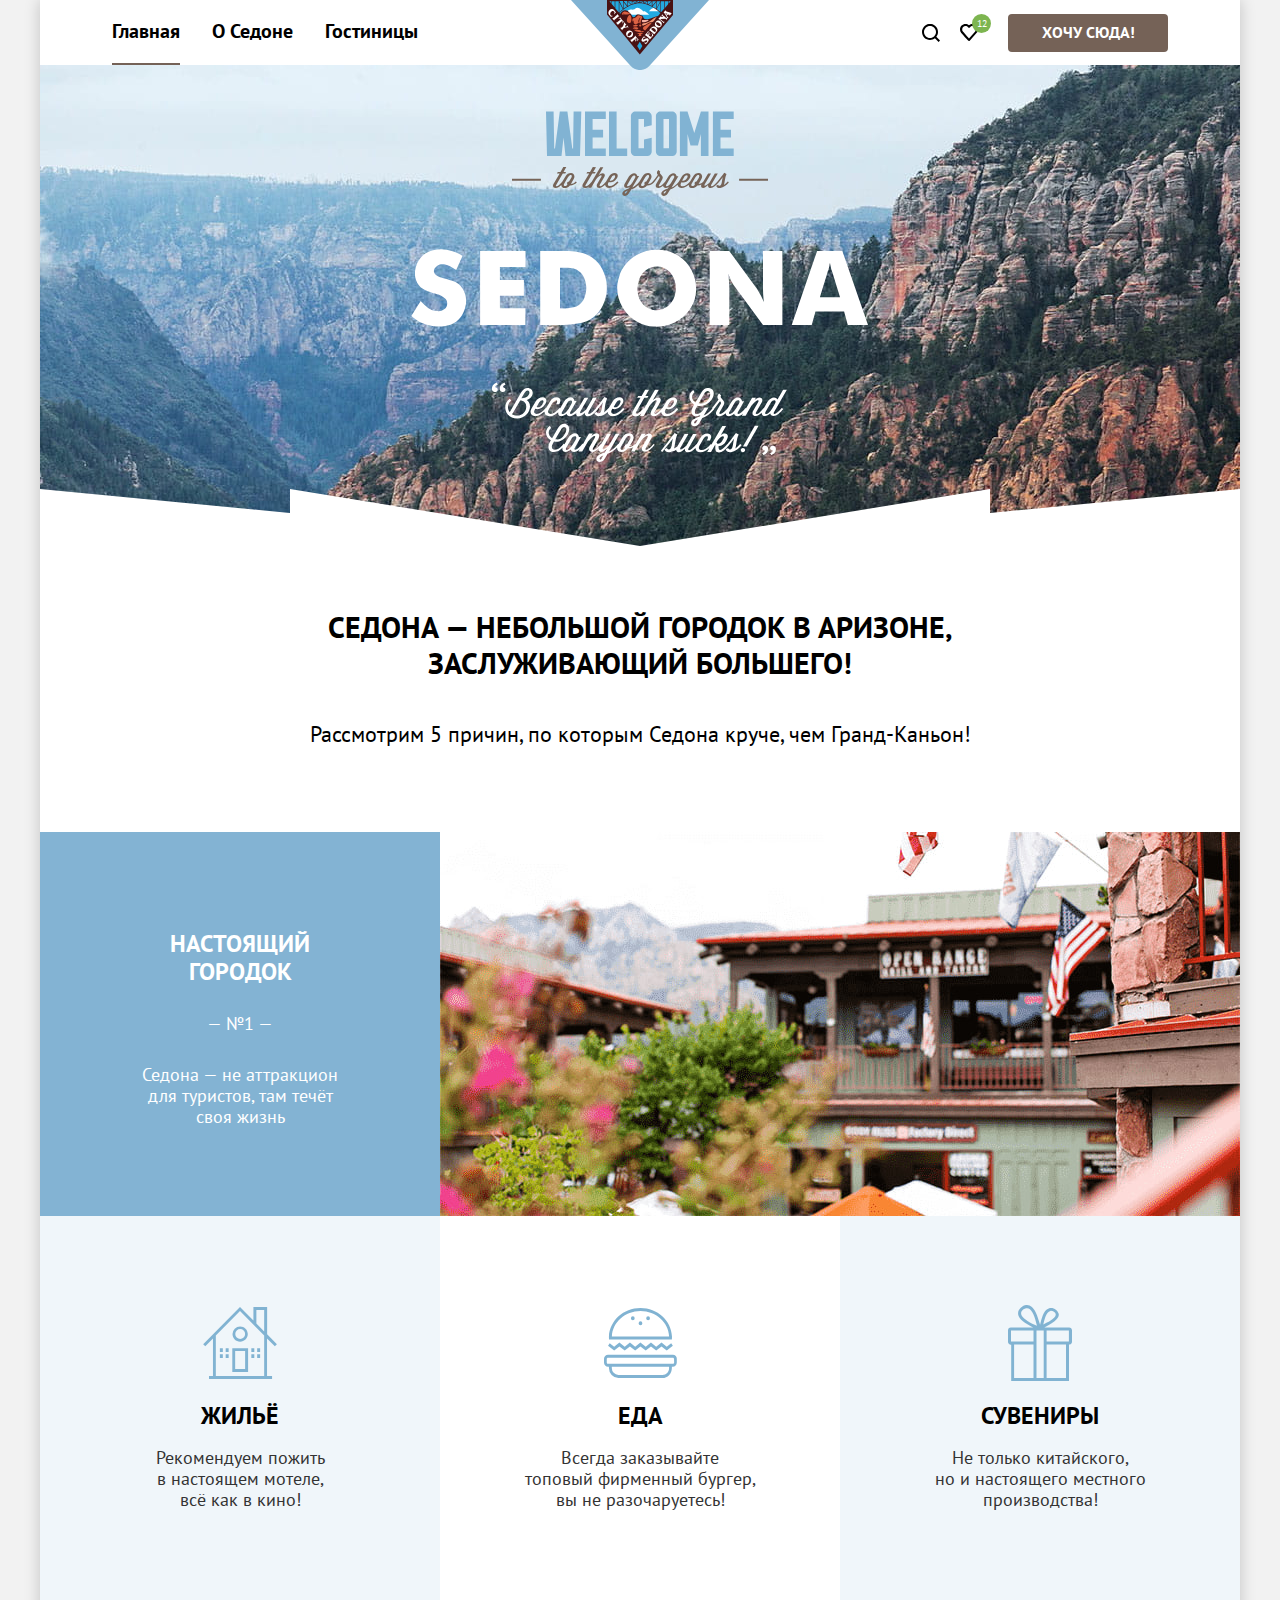
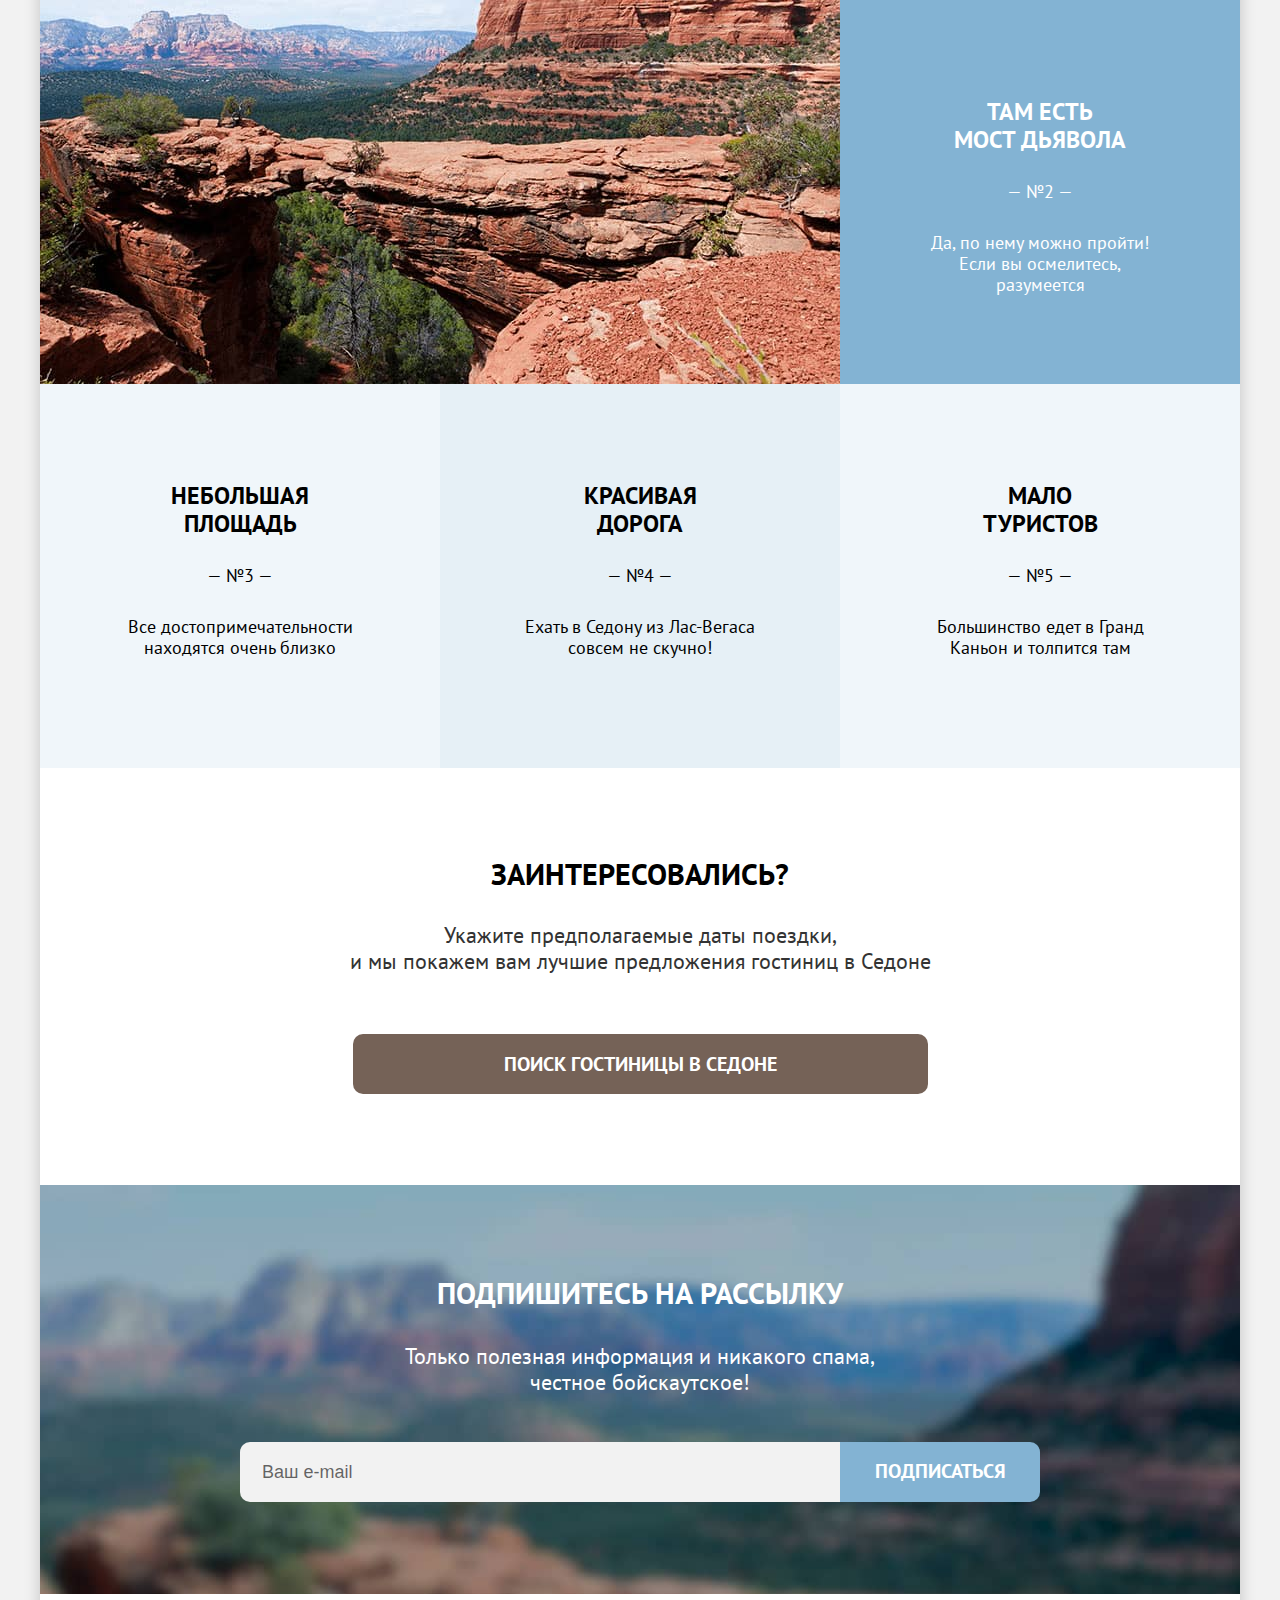
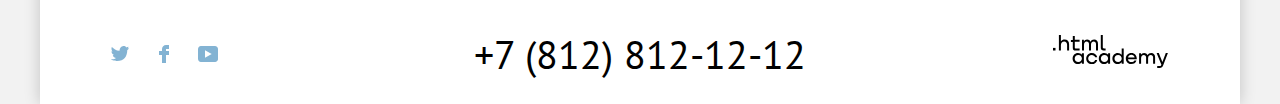
<file: index.html>
<!DOCTYPE html>
<html lang="ru">

<head>
  <meta charset="utf-8">
  <title>HTML Academy: Седона</title>
  <link rel="stylesheet" href="styles/styles.css">
  <link rel="icon" href="favicon.ico"> <!-- 32×32 -->
</head>

<body class="body-container">
  <header class="page-header">
    <nav class="navigation">
      <ul class="navigation-list">
        <li class="navigation-item navigation-item-active">
          <a class="navigation-link">Главная </a>
        </li>
        <li class="navigation-item">
          <a class="navigation-link" href="#">О Седоне</a>
        </li>
        <li class="navigation-item">
          <a class="navigation-link" href="catalog.html">Гостиницы</a>
        </li>
      </ul>
      <a class="logo">
        <img class="logo-img" src="./image/logo.svg" width="138" height="70" alt="логотип city of Sedona">
      </a>
      <ul class="navigation-list-user">
        <li class="navigation-item">
          <a class="navigation-link-icon" href="#">
            <svg class="navigation-icon" aria-hidden="true" focusable="false" width="18" height="18" fill="none"
              xmlns="http://www.w3.org/2000/svg">
              <path
                d="m18 16.5-3.7-3.7c1-1.3 1.7-3 1.7-4.9 0-4.4-3.6-8-8-8S0 3.6 0 8c0 4.4 3.6 8 8 8 1.8 0 3.5-.6 4.9-1.7l3.7 3.7 1.4-1.5ZM8 14c-3.3 0-6-2.7-6-6s2.7-6 6-6 6 2.7 6 6-2.7 6-6 6Z"
                fill="currentColor" />
            </svg>
            <span class="visually-hidden">
              Поиск
            </span>
          </a>
        </li>
        <li class="navigation-item">
          <a class="navigation-link-icon" href="#">
            <svg class="navigation-icon" aria-hidden="true" focusable="false" width="18" height="17" viewBox="0 0 18 17"
              xmlns="http://www.w3.org/2000/svg">
              <path
                d="M8.9 17C8.6 17 8.3 16.9 8.1 16.6C2.7 10.5 1.4 9.1 1.1 8.7C0.4 7.8 0 6.6 0 5.4C0 2.4 2.4 0 5.5 0C6.8 0 8 0.5 9 1.3C10 0.5 11.3 0 12.5 0C15.5 0 18 2.4 18 5.4C18 6.7 17.5 7.9 16.7 8.8L9.7 16.7C9.5 16.9 9.3 17 8.9 17ZM2.9 7.5C3.2 7.9 6.4 11.5 9 14.4L15.2 7.4C15.7 6.9 15.9 6.2 15.9 5.4C15.9 3.6 14.4 2.1 12.6 2.1C11.6 2.1 10.6 2.6 9.9 3.4C9.6 3.7 9.3 3.8 9 3.8C8.7 3.8 8.4 3.6 8.2 3.4C7.5 2.6 6.5 2.1 5.5 2.1C3.7 2.1 2.2 3.6 2.2 5.4C2.1 6.3 2.5 7 2.9 7.5C2.8 7.5 2.8 7.5 2.9 7.5Z"
                fill="currentColor" />
            </svg>
            <span class="visually-hidden">
              Избранное
            </span>
            <span class="navigation-icon-amount">12</span>
          </a>

          <section class="popover popover-cart">
            <div class="popover-content">
              <h2 class="visually-hidden">Избранные отели</h2>
              <ul class="cart-items-list">
                <li class="cart-item">
                  <a class="cart-item-link" href="#">
                    <img class="cart-image" src="./image/hotel-2-small.jpg" width="48" height="48" alt="hotel">
                    <p class="cart-item-title">Desert Quail Inn</p>
                    <p class="cart-item-description">Мотель</p>
                  </a>
                  <button type="button" class="cart-item-button">
                    <svg class="cart-item-image" width="20" height="20" aria-hidden="true" focusable="false"
                      viewBox="0 0 20 20" fill="currentColor" xmlns="http://www.w3.org/2000/svg">
                      <path
                        d="M17.3 4.3H2.6C2.3 4.3 2 4.5 2 4.8C2 5.1 2.3 5.4 2.6 5.4H4.3V17.4C4.3 17.7 4.6 18 4.9 18H15.1C15.4 18 15.7 17.7 15.7 17.4V5.4H17.4C17.7 5.4 18 5.1 18 4.8C18 4.5 17.6 4.3 17.3 4.3ZM14.5 16.8H5.4V5.4H14.5V16.8Z" />
                      <path
                        d="M8.2 3.2H11.6C11.9 3.2 12.2 2.9 12.2 2.6C12.2 2.3 12 2 11.7 2H8.2C7.9 2 7.7 2.3 7.7 2.6C7.7 2.9 7.9 3.2 8.2 3.2Z" />
                      <path
                        d="M8.2 14C8.5 14 8.8 13.7 8.8 13.4V7.7C8.8 7.4 8.5 7.1 8.2 7.1C7.9 7.1 7.6 7.4 7.6 7.7V13.4C7.7 13.7 7.9 14 8.2 14Z" />
                      <path
                        d="M11.7 14C12 14 12.3 13.7 12.3 13.4V7.7C12.3 7.4 12 7.1 11.7 7.1C11.4 7.1 11.1 7.5 11.1 7.7V13.4C11.1 13.7 11.3 14 11.7 14Z" />
                    </svg>
                    <span class="visually-hidden">Удалить из корзины</span>
                  </button>
                </li>
                <li class="cart-item">
                  <a class="cart-item-link" href="#">
                    <img class="cart-image" src="./image/hotel-3-small.jpg" width="48" height="48" alt="hotel">
                    <p class="cart-item-title">Villas at Poco Diablo</p>
                    <p class="cart-item-description">Апартаменты</p>
                  </a>
                  <button type="button" class="cart-item-button">
                    <svg class="cart-item-image" width="20" height="20" aria-hidden="true" focusable="false"
                      viewBox="0 0 20 20" fill="currentColor" xmlns="http://www.w3.org/2000/svg">
                      <path
                        d="M17.3 4.3H2.6C2.3 4.3 2 4.5 2 4.8C2 5.1 2.3 5.4 2.6 5.4H4.3V17.4C4.3 17.7 4.6 18 4.9 18H15.1C15.4 18 15.7 17.7 15.7 17.4V5.4H17.4C17.7 5.4 18 5.1 18 4.8C18 4.5 17.6 4.3 17.3 4.3ZM14.5 16.8H5.4V5.4H14.5V16.8Z" />
                      <path
                        d="M8.2 3.2H11.6C11.9 3.2 12.2 2.9 12.2 2.6C12.2 2.3 12 2 11.7 2H8.2C7.9 2 7.7 2.3 7.7 2.6C7.7 2.9 7.9 3.2 8.2 3.2Z" />
                      <path
                        d="M8.2 14C8.5 14 8.8 13.7 8.8 13.4V7.7C8.8 7.4 8.5 7.1 8.2 7.1C7.9 7.1 7.6 7.4 7.6 7.7V13.4C7.7 13.7 7.9 14 8.2 14Z" />
                      <path
                        d="M11.7 14C12 14 12.3 13.7 12.3 13.4V7.7C12.3 7.4 12 7.1 11.7 7.1C11.4 7.1 11.1 7.5 11.1 7.7V13.4C11.1 13.7 11.3 14 11.7 14Z" />
                    </svg>
                    <span class="visually-hidden">Удалить из корзины</span>
                  </button>
                </li>
              </ul>
              <a class="button button-popover" href="#">
                все избранные
              </a>
            </div>
          </section>
        </li>
        <li class="navigation-item">
          <a class="button button-secondary navigation-button" href="#">
            Хочу сюда!
          </a>
        </li>
      </ul>
    </nav>
  </header>

  <main class="main-container">
    <h1 class="visually-hidden">Седона</h1>
    <div class="welcome">
      <img class="welcome-picture" src="./image/welcome.svg" width="458" height="352"
        alt="welcome to the gorgeous Sedona. Because the Grand Canyon sucks!">
    </div>
    <section class="advantages">
      <h2 class="visually-hidden">Преимущества города Седона</h2>
      <p class="slogan">Седона — небольшой городок в Аризоне, заслуживающий большего!</p>
      <p class="text">Рассмотрим 5 причин, по которым Седона круче, чем Гранд-Каньон!</p>
      <ul class="advantages-list">
        <li class="advantages-item-picture">
          <div class="advantages-item-picture-container">
            <h3 class="advantages-title">Настоящий городок</h3>
            <span class="advantages-title-number">— №1 — </span>
            <p class="advantages-description">
              Седона — не аттракцион для туристов, там течёт своя жизнь
            </p>
          </div>
          <img class="advantages-picture" src="./image/index-1.jpg" width="800" height="384" alt="городок">
          <ul class="features-list">
            <li class="features-item">
              <img class="features-icon" src="image/town/home.svg" width="74" height="72" alt="дом">
              <h4 class="features-title">Жильё</h4>
              <p class="features-description">
                Рекомендуем пожить<br>
                в настоящем мотеле,<br>
                всё как в кино!
              </p>
            </li>
            <li class="features-item">
              <img class="features-icon" src="image/town/eat.svg" width="73" height="70" alt="еда">
              <h4 class="features-title">Еда</h4>
              <p class="features-description">
                Всегда заказывайте<br>
                топовый фирменный бургер,<br>
                вы не разочаруетесь!
              </p>
            </li>
            <li class="features-item">
              <img class="features-icon" src="image/town/suvenir.svg" width="64" height="76" alt="сувениры">
              <h4 class="features-title">Сувениры</h4>
              <p class="features-description">
                Не только китайского,<br>
                но и настоящего местного<br>
                производства!
              </p>
            </li>
          </ul>
        </li>
        <li class="advantages-item-picture">
          <img class="advantages-picture" src="./image/index-2.jpg" width="800" height="384" alt="мост">
          <div class="advantages-item-picture-container">
            <h3 class="advantages-title"> Там есть<br> мост дьявола</h3>
            <span class="advantages-title-number">— №2 —</span>
            <p class="advantages-description">
              Да, по нему можно пройти! Если вы осмелитесь, разумеется
            </p>
          </div>
        </li>
        <li class="advantages-item">
          <h3 class="advantages-title"> Небольшая площадь</h3>
          <span class="advantages-title-number">— №3 —</span>
          <p class="advantages-description">
            Все достопримечательности находятся очень близко
          </p>
        </li>
        <li class="advantages-item">
          <h3 class="advantages-title"> Красивая <br> дорога</h3>
          <span class="advantages-title-number">— №4 —</span>
          <p class="advantages-description">
            Ехать в Седону из Лас-Вегаса совсем не скучно!
          </p>
        </li>
        <li class="advantages-item">
          <h3 class="advantages-title"> Мало <br>туристов</h3>
          <span class="advantages-title-number">— №5 —</span>
          <p class="advantages-description">
            Большинство едет в Гранд Каньон и толпится там
          </p>
        </li>
      </ul>
      <section class="search">
        <h2 class="search-title">Заинтересовались?</h2>
        <p class="search-text">Укажите предполагаемые даты поездки,<br> и мы покажем вам лучшие предложения гостиниц в
          Седоне</p>
        <a class="button button-secondary button-large button-search" href="#">Поиск гостиницы в Седоне</a>
      </section>
      <section class="mailing">
        <h2 class="mailing-title">Подпишитесь на рассылку</h2>
        <p class="mailing-text"> Только полезная информация и никакого спама,<br>честное бойскаутское!</p>
        <form class="mailing-form" action="https://echo.htmlacademy.ru/" method="post">
          <label class="visually-hidden" for="mailing-email">Email</label>
          <input class="field" placeholder="Ваш e-mail" type="email" name="mailing-email" id="mailing-email" required>
          <button class="button button-large button-mailing" type="submit">Подписаться</button>
        </form>
      </section>
    </section>
  </main>

  <footer class="page-footer">
    <section class="footer-social">
      <h2 class="visually-hidden">Давайте дружить</h2>
      <ul class="footer-social-list">
        <li class="footer-social-item">
          <a class="footer-social-link" href="#">
            <svg class="footer-sotial-image" aria-hidden="true" focusable="false" width="18" height="15"
              viewBox="0 0 18 15" xmlns="http://www.w3.org/2000/svg">
              <path
                d="M11.6 0.200056C13.4 -0.299944 14.8 0.500056 15.4 1.40006C16.1 1.20006 16.8 0.900056 17.5 0.700056C17.5 1.60006 16.9 2.20006 16.6 2.50006C17.3 2.60006 18 1.90006 18 1.90006C17.8 2.90006 16.9 3.70006 16.3 3.90006C16.1 10.7001 13 15.1001 5.7 15.0001C5.1 15.0001 5.8 15.0001 5.2 15.0001C4.8 15.0001 0.8 14.5001 0 13.1001C2.4 13.3001 4.1 12.7001 5 11.9001C4 11.6001 2.1 11.5001 1.8 9.00006C2.2 9.10006 2.4 9.20006 3.1 9.10006C1.8 8.30006 0.4 7.50006 0.5 5.30006C0.8 5.60006 1.6 5.80006 1.9 5.80006C1.1 5.60006 -0.2 2.50006 0.9 0.900056C2.8 2.80006 4.9 4.50006 8.5 4.70006C8.7 2.30006 9.7 0.800056 11.6 0.200056Z"
                fill="currentColor" />
            </svg>
            <span class="visually-hidden">Твиттер</span>
          </a>
        </li>
        <li class="footer-social-item">
          <a class="footer-social-link" href="#">
            <svg class="footer-sotial-image" aria-hidden="true" focusable="false" width="10" height="18"
              viewBox="0 0 10 18" xmlns="http://www.w3.org/2000/svg">
              <path d="M7 0C4.8 0 3 1.8 3 4V6H0V10H3V18H7V10H10V6H7V4H10V0H7Z" fill="currentColor" />
            </svg>
            <span class="visually-hidden">Фейсбук</span>
          </a>
        </li>
        <li class="footer-social-item">
          <a class="footer-social-link" href="#">
            <svg class="footer-sotial-image" aria-hidden="true" focusable="false" width="20" height="16"
              viewBox="0 0 20 16" xmlns="http://www.w3.org/2000/svg">
              <path
                d="M17 0H2.9C1.2 0 0 1.5 0 3.2V12.7C0 14.5 1.2 16 2.9 16H17.2C18.7 16 20.1 14.5 20.1 12.8V3.2C19.9 1.5 18.7 0 17 0ZM7 11.8V4.2L13.7 8L7 11.8Z"
                fill="currentColor" />
            </svg>
            <span class="visually-hidden">Ютьюб</span>
          </a>
        </li>
      </ul>
    </section>
    <a class="page-footer-contacts" href="tel:+78128121212">+7 (812) 812-12-12</a>
    <a class="page-footer-developer" href="https://htmlacademy.ru/">
      <span class="visually-hidden">Разработчик htmlacademy</span>
      <svg class="page-footer-developer-logo" aria-hidden="true" focusable="false" width="115" height="33"
        viewBox="0 0 115 33" fill="currentColor" xmlns="http://www.w3.org/2000/svg">
        <path d="M0 12.8999V15.4999H2.5V12.8999H0Z" />
        <path
          d="M11.6 4.5C10 4.5 8.80002 5.2 8.00002 6.2H7.90002V0H5.90002V15.5H7.90002V10.2C7.90002 8.1 9.20002 6.6 11.2 6.6C13 6.6 14.1 8 14.1 9.8V15.5H16.1V9.4C16.2 6.4 14.3 4.5 11.6 4.5Z" />
        <path
          d="M26.6 4.8001H21.8V1.1001H19.8V4.9001H17.9V6.9001H19.8V12.9001C19.8 14.6001 20.8 15.6001 22.5 15.6001H26.6V13.6001H22.9C22.2 13.6001 21.8 13.2001 21.8 12.5001V6.8001H26.6V4.8001Z" />
        <path
          d="M41.1 4.6001C39.5 4.6001 38.2 5.4001 37.6 6.7001H37.5C36.9 5.5001 35.7 4.6001 34.1 4.6001C32.7 4.6001 31.6 5.4001 31 6.4001H30.9V4.8001H29V15.4001H31V10.0001C31 8.0001 32 6.5001 33.6 6.5001C35.1 6.5001 36 7.5001 36 9.1001V15.4001H38V9.8001C38 7.4001 39.4 6.5001 40.6 6.5001C42.1 6.5001 43 7.5001 43 9.1001V15.4001H45V8.9001C45.1 6.4001 43.6 4.6001 41.1 4.6001Z" />
        <path
          d="M47.8 12.7C47.8 14.4 48.8 15.4 50.6 15.4H52.6V13.4H50.9001C50.2001 13.4 49.8 13 49.8 12.3V0H47.8V12.7Z" />
        <path
          d="M28.9 19.6999C28 18.5999 26.7 17.8999 25 17.8999C21.9 17.8999 19.6 20.1999 19.6 23.4999C19.6 26.7999 21.9 29.0999 25 29.0999C26.8 29.0999 28 28.2999 28.8 27.1999H28.9V28.7999H30.9V18.1999H28.9V19.6999ZM25.3 27.0999C23.1 27.0999 21.7 25.4999 21.7 23.4999C21.7 21.4999 23.1 19.8999 25.3 19.8999C27.5 19.8999 28.9 21.4999 28.9 23.4999C28.9 25.3999 27.5 27.0999 25.3 27.0999Z" />
        <path
          d="M44.2 21.9999C43.7 19.5999 41.5999 17.8999 38.7999 17.8999C35.3999 17.8999 33.2 20.3999 33.2 23.4999C33.2 26.5999 35.3999 29.0999 38.7999 29.0999C41.5999 29.0999 43.7 27.2999 44.2 24.8999H42.0999C41.6999 26.1999 40.3999 27.1999 38.7999 27.1999C36.5999 27.1999 35.2 25.5999 35.2 23.5999C35.2 21.5999 36.5999 19.9999 38.7999 19.9999C40.3999 19.9999 41.5999 20.9999 42.0999 22.1999H44.2V21.9999Z" />
        <path
          d="M55.1 19.6999C54.2 18.5999 52.9001 17.8999 51.2001 17.8999C48.1001 17.8999 45.8 20.1999 45.8 23.4999C45.8 26.7999 48.1001 29.0999 51.2001 29.0999C53.0001 29.0999 54.2 28.2999 55 27.1999H55.1V28.7999H57.1V18.1999H55.1V19.6999ZM51.5 27.0999C49.3 27.0999 47.9001 25.4999 47.9001 23.4999C47.9001 21.4999 49.3 19.8999 51.5 19.8999C53.7 19.8999 55.1 21.4999 55.1 23.4999C55.1 25.3999 53.6 27.0999 51.5 27.0999Z" />
        <path
          d="M68.7 19.7999C67.8 18.6999 66.5 17.8999 64.8 17.8999C61.7 17.8999 59.4 20.1999 59.4 23.4999C59.4 26.7999 61.6 29.0999 64.8 29.0999C66.5 29.0999 67.8 28.2999 68.6 27.2999H68.7V28.7999H70.7V13.3999H68.7V19.7999ZM65.1 27.0999C62.9 27.0999 61.5 25.4999 61.5 23.4999C61.5 21.4999 62.9 19.8999 65.1 19.8999C67.3 19.8999 68.7 21.4999 68.7 23.4999C68.6 25.4999 67.2 27.0999 65.1 27.0999Z" />
        <path
          d="M78.3 17.8999C75 17.8999 72.8 20.3999 72.8 23.4999C72.8 26.4999 74.9 29.0999 78.3 29.0999C80.8 29.0999 82.8 27.7999 83.5 25.4999H81.4C80.9 26.4999 79.8 27.0999 78.4 27.0999C76.5 27.0999 75.1 25.7999 75 24.1999H83.8C84 20.5999 81.8 17.8999 78.3 17.8999ZM78.3 19.7999C80 19.7999 81.3 20.7999 81.6 22.3999H75.1C75.4 20.8999 76.6 19.7999 78.3 19.7999Z" />
        <path
          d="M98.2 17.8999C96.6 17.8999 95.3 18.6999 94.6 19.8999H94.5C93.9 18.6999 92.7 17.8999 91.1 17.8999C89.7 17.8999 88.6 18.5999 88 19.6999V18.1999H86.1V28.7999H88.1V23.3999C88.1 21.3999 89.1 19.9999 90.7 19.8999C92.2 19.8999 93.1 20.8999 93.1 22.4999V28.7999H95.1V23.1999C95.1 20.7999 96.5 19.8999 97.7 19.8999C99.2 19.8999 100.1 20.8999 100.1 22.4999V28.7999H102.1V22.2999C102.2 19.6999 100.7 17.8999 98.2 17.8999Z" />
        <path
          d="M109.4 27.0001L105.8 18.1001H103.6L108.4 29.7001C108.1 30.6001 107.7 30.9001 106.7 30.9001H104.2V32.9001H106.7C108.5 32.9001 109.5 32.1001 110.2 30.3001L114.9 18.1001H112.8L109.4 27.0001Z" />
      </svg>
    </a>
  </footer>

  <section class="modal-container">
    <div class="modal modal-search-hotel">
      <button class="modal-close-button">
        <span class="visually-hidden">Закрыть</span>
      </button>
      <div class="modal-content">
        <h2 class="modal-title">Поиск гостиницы в Седоне</h2>
        <form class="arrival-form" action="https://echo.htmlacademy.ru/" method="post">
          <p class="field-group field-group-date">
            <label class="field-label" for="appointment-date-arrival">
              Дата заезда:</label>
            <input class="field-modal calendar" type="text" id="appointment-date-arrival"
              name="appointment-date-arrival" placeholder="Укажите дату" value="27 апреля 2020">
            <span class="field-text field-text-error">
              Мы не можем отправить вас в прошлое.
            </span>
          </p>
          <p class="field-group field-group-date">
            <label class="field-label" for="appointment-date-departure">
              Дата выезда:
            </label>
            <input class="field-modal calendar" type="text" id="appointment-date-departure"
              name="appointment-date-departure" placeholder="Укажите дату" value="1 сентября 2021">
            <span class="field-text">
              На эти даты есть свободные номера. Пока есть.
            </span>
          </p>
          <p class="field-group arrival-form-adults">
            <label class="field-label" for="number-adults">
              Взрослые:
            </label>
            <span class="counter">
              <button class="decrease" type="button">
                <span class="visually-hidden">Уменьшить количество</span>
              </button>
              <input class="field-modal" type="text" id="number-adults" name="number-adults"
                placeholder="Укажите количество" value="2">
              <button class="increase" type="button">
                <span class="visually-hidden">Прибавить количество</span>
              </button>
            </span>
          </p>
          <p class="field-group arrival-form-children">
            <span class="field-label">
              <label for="number-children">
                Дети:
              </label>
              <span class="info">
                <button class="info-button" type="button">
                  <span class="visually-hidden">Посмотреть дополнительную информацию</span>
                </button>
                <span class="info-text">
                  Укажите количество детей, которые будут с вами, возраст которых от 6 до 18 лет. Дети до 6 лет
                  размещаются бесплатно.
                </span>
              </span>
            </span>
            <span class="counter">
              <button class="decrease" type="button">
                <span class="visually-hidden">Уменьшить количество</span>
              </button>
              <input class="field-modal" type="text" id="number-children" name="number-children"
                placeholder="Укажите количество" value="1">
              <button class="increase" type="button">
                <span class="visually-hidden">Прибавить количество</span>
              </button>
            </span>
          </p>
          <button class="button button-modal" type="submit">Найти</button>
        </form>
      </div>
    </div>
  </section>
</body>

</html>
</file>
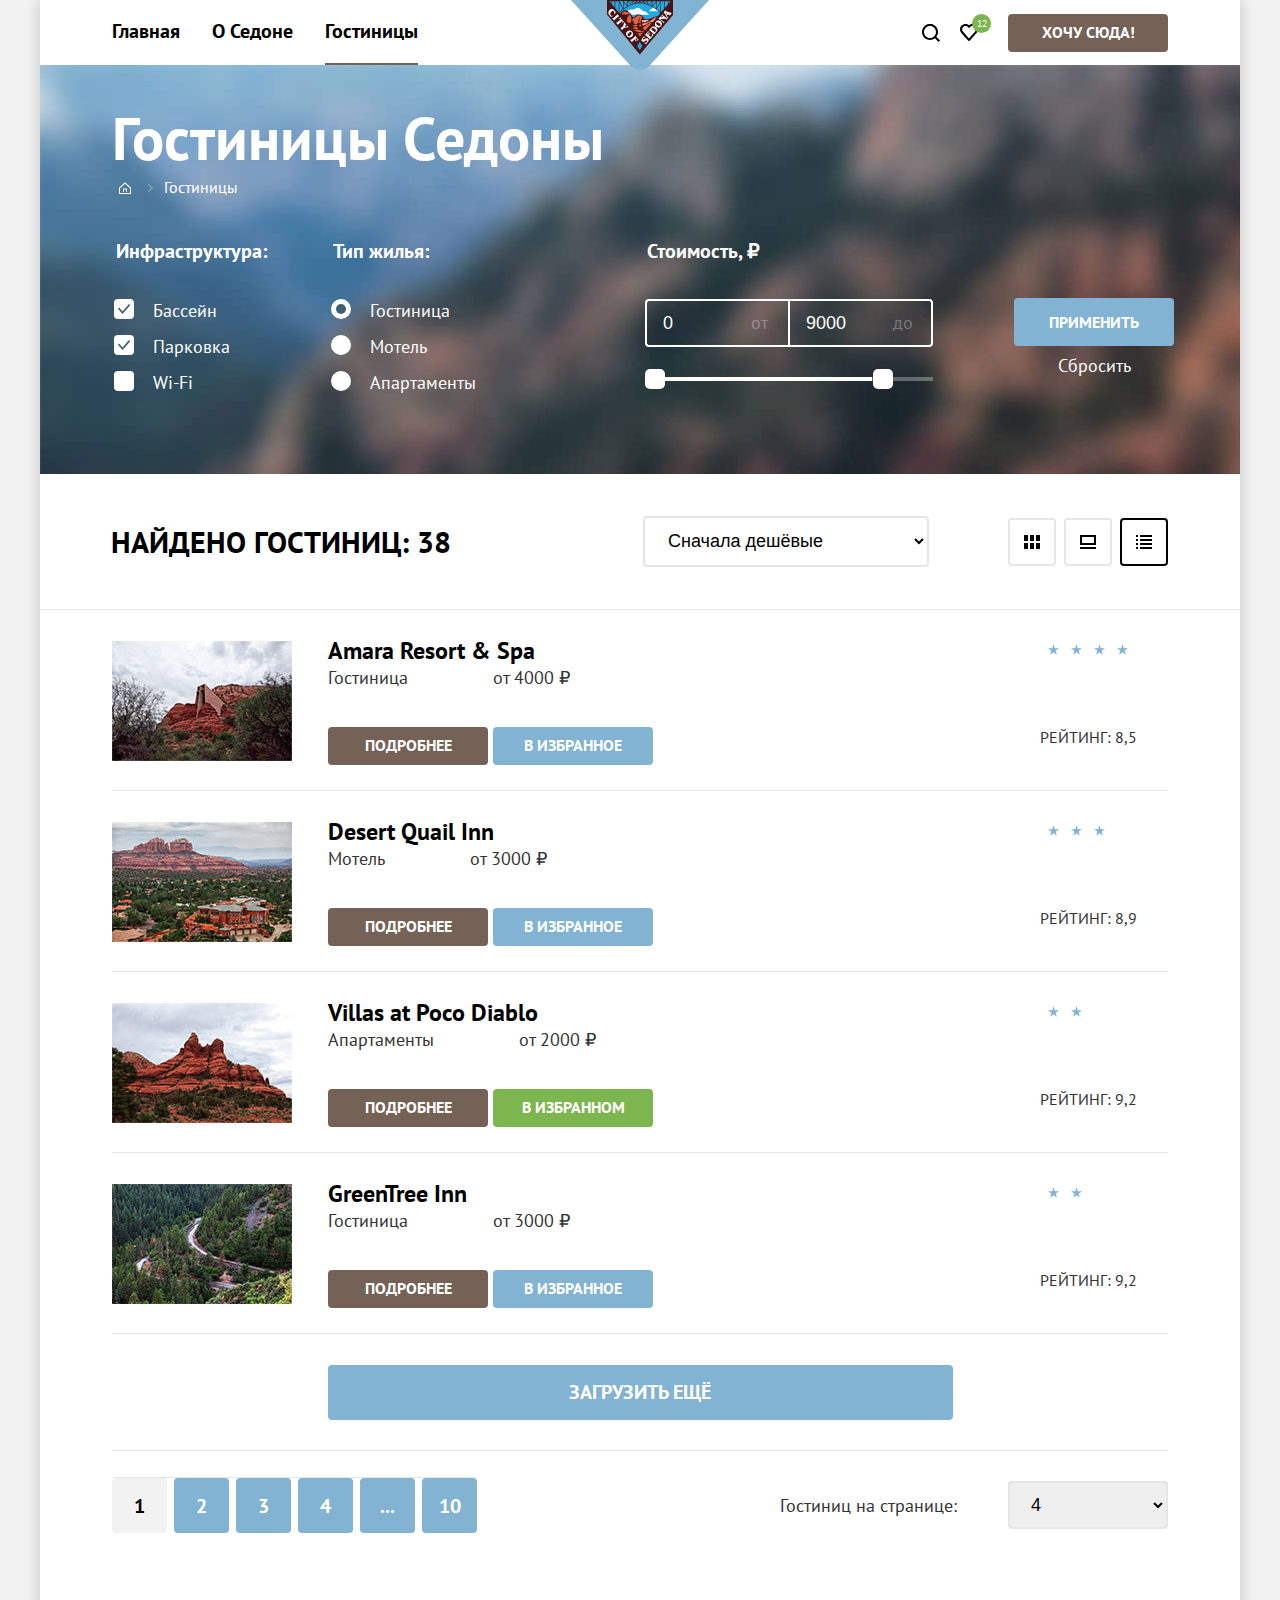
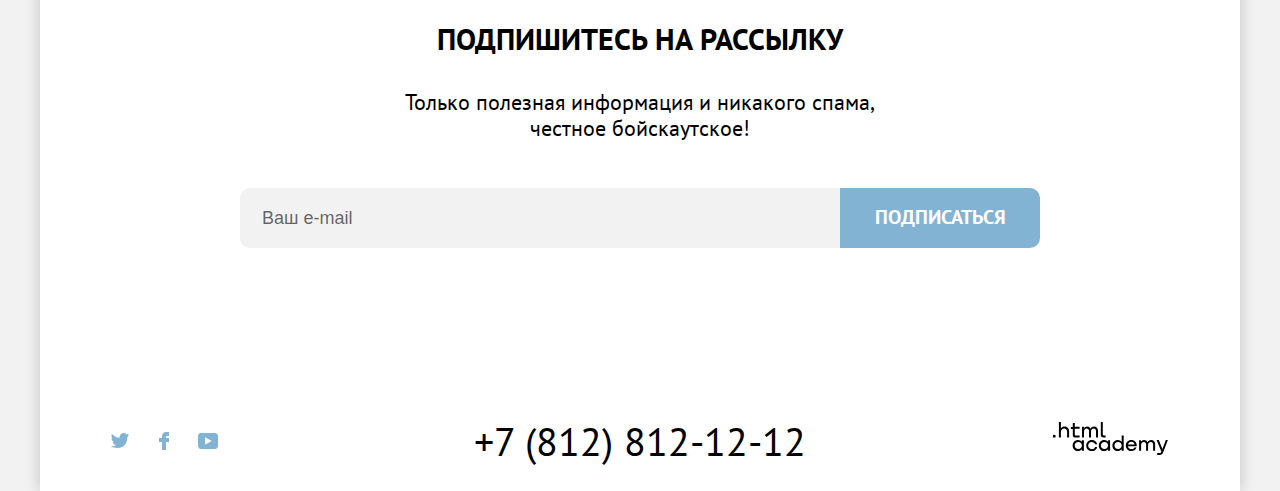
<file: catalog.html>
<!DOCTYPE html>
<html lang="ru">

<head>
  <meta charset="utf-8">
  <title>HTML Academy: Седона</title>
  <link rel="stylesheet" href="styles/styles.css">
  <link rel="icon" href="favicon.ico"> <!-- 32×32 -->
</head>

<body class="body-container">
  <header class="page-header">
    <nav class="navigation">
      <ul class="navigation-list">
        <li class="navigation-item">
          <a class="navigation-link" href="index.html">Главная</a>
        </li>
        <li class="navigation-item">
          <a class="navigation-link" href="#">О Седоне</a>
        </li>
        <li class="navigation-item navigation-item-active">
          <a class="navigation-link">Гостиницы</a>
        </li>
      </ul>
      <a class="logo" href="index.html">
        <img class="logo-img" src="./image/logo.svg" width="138" height="70" alt="логотип city of Sedona">
      </a>
      <ul class="navigation-list-user">
        <li class="navigation-item">
          <a class="navigation-link-icon" href="#">
            <svg class="navigation-icon" aria-hidden="true" focusable="false" width="18" height="18" fill="none"
              xmlns="http://www.w3.org/2000/svg">
              <path
                d="m18 16.5-3.7-3.7c1-1.3 1.7-3 1.7-4.9 0-4.4-3.6-8-8-8S0 3.6 0 8c0 4.4 3.6 8 8 8 1.8 0 3.5-.6 4.9-1.7l3.7 3.7 1.4-1.5ZM8 14c-3.3 0-6-2.7-6-6s2.7-6 6-6 6 2.7 6 6-2.7 6-6 6Z"
                fill="currentColor" />
            </svg>
            <span class="visually-hidden">
              Поиск
            </span>
          </a>
        </li>
        <li class="navigation-item">
          <a class="navigation-link-icon" href="#">
            <svg class="navigation-icon" aria-hidden="true" focusable="false" width="18" height="17" viewBox="0 0 18 17"
              xmlns="http://www.w3.org/2000/svg">
              <path
                d="M8.9 17C8.6 17 8.3 16.9 8.1 16.6C2.7 10.5 1.4 9.1 1.1 8.7C0.4 7.8 0 6.6 0 5.4C0 2.4 2.4 0 5.5 0C6.8 0 8 0.5 9 1.3C10 0.5 11.3 0 12.5 0C15.5 0 18 2.4 18 5.4C18 6.7 17.5 7.9 16.7 8.8L9.7 16.7C9.5 16.9 9.3 17 8.9 17ZM2.9 7.5C3.2 7.9 6.4 11.5 9 14.4L15.2 7.4C15.7 6.9 15.9 6.2 15.9 5.4C15.9 3.6 14.4 2.1 12.6 2.1C11.6 2.1 10.6 2.6 9.9 3.4C9.6 3.7 9.3 3.8 9 3.8C8.7 3.8 8.4 3.6 8.2 3.4C7.5 2.6 6.5 2.1 5.5 2.1C3.7 2.1 2.2 3.6 2.2 5.4C2.1 6.3 2.5 7 2.9 7.5C2.8 7.5 2.8 7.5 2.9 7.5Z"
                fill="currentColor" />
            </svg>
            <span class="visually-hidden">
              Избранное
            </span>
            <span class="navigation-icon-amount">12</span>
          </a>
        </li>
        <li class="navigation-item">
          <a class="button button-secondary navigation-button" href="#">
            Хочу сюда!
          </a>
        </li>
      </ul>
    </nav>
  </header>

  <main class="page-main main-container">
    <div class="sorting-page">
      <header class="main-header">
        <h1 class="main-header-title">Гостиницы Седоны</h1>
        <ul class="breadcrumbs">
          <li class="breadcrumbs-item">
            <a class="breadcrumbs-link" href="index.html">
              <svg class="breadcrumbs-icon" aria-hidden="true" focusable="false" width="12" height="12"
                viewBox="0 0 12 12" xmlns="http://www.w3.org/2000/svg">
                <path d="M6 0.300049L0 5.80005V12H12V5.80005L6 0.300049ZM11 11H1V6.20005L6 1.70005L11 6.20005V11Z" />
                <path d="M4 10H5V7.5H7V10H8V6.5H4V10Z" fill="correntColor" />
              </svg>
              <span class="visually-hidden">
                Главная
              </span>
            </a>
          </li>
          <li class="breadcrumbs-item">
            <a class="breadcrumbs-link">Гостиницы</a>
          </li>
        </ul>
      </header>

      <section class="catalog">
        <h2 class="visually-hidden">Фильтры выбора гостиниц</h2>
        <form class="catalog-filter" action="https://echo.htmlacademy.ru/" method="get">
          <fieldset class="catalog-filter-group">
            <legend class="catalog-filter-title">Инфраструктура:</legend>
            <ul class="catalog-filter-list">
              <li class="catalog-filter-item">
                <label class="control">
                  <input class="visually-hidden control-input" type="checkbox" name="swimming pool" checked>
                  <span class="control-mark"></span>
                  <span class="control-label">Бассейн</span>
                </label>
              </li>
              <li class="catalog-filter-item">
                <label class="control">
                  <input class="visually-hidden control-input" type="checkbox" name="parking" checked>
                  <span class="control-mark"></span>
                  <span class="control-label">Парковка</span>
                </label>
              </li>
              <li class="catalog-filter-item">
                <label class="control">
                  <input class="visually-hidden control-input" type="checkbox" name="internet">
                  <span class="control-mark"></span>
                  <span class="control-label">Wi-Fi</span>
                </label>
              </li>
            </ul>
          </fieldset>
          <fieldset class="catalog-filter-group">
            <legend class="catalog-filter-title">Тип жилья:</legend>
            <ul class="catalog-filter-list">
              <li class="catalog-filter-item">
                <label class="control">
                  <input class="visually-hidden control-input" type="radio" name="type of housing" value="hotel"
                    checked>
                  <span class="control-mark"></span>
                  <span class="control-label">Гостиница</span>
                </label>
              </li>
              <li class="catalog-filter-item">
                <label class="control">
                  <input class="visually-hidden control-input" type="radio" name="type of housing" value="motel">
                  <span class="control-mark"></span>
                  <span class="control-label">Мотель</span>
                </label>
              </li>
              <li class="catalog-filter-item">
                <label class="control">
                  <input class="visually-hidden control-input" type="radio" name="type of housing" value="apartments">
                  <span class="control-mark"></span>
                  <span class="control-label">Апартаменты</span>
                </label>
              </li>
            </ul>
          </fieldset>
          <fieldset class="catalog-filter-price">
            <legend class="catalog-filter-title">
              Стоимость,
              <span>&#8381;</span>
            </legend>
            <div class="range">
              <div class="range-wrapper-inputs">
                <div class="catalog-filter-form">
                  <label class="catalog-filter-label">
                    <input class="catalog-filter-input" type="number" value="0" name="min-price">
                    <span class="catalog-filter-input-text">от</span>
                  </label>
                </div>
                <div class="catalog-filter-form">
                  <label class="catalog-filter-label">
                    <input class="catalog-filter-input" type="number" value="9000" name="max-price">
                    <span class="catalog-filter-input-text">до</span>
                  </label>
                </div>
              </div>
            </div>
            <div class="range-scale">
              <div class="range-bar" style="left: 0px; width: 227px">
                <button class="range-toggle toggle-min" type="button">
                  <span class="visually-hidden">Изменить минимальную цену.</span>
                </button>
                <button class="range-toggle toggle-max" type="button">
                  <span class="visually-hidden">Изменить максимальную цену.</span>
                </button>
              </div>
            </div>
          </fieldset>
          <div class="catalog-search-container">
            <button class="button button-catalog-search" type="submit">Применить</button>
            <button class="button button-ghost button-reset" type="submit">Сбросить</button>
          </div>
        </form>
      </section>
    </div>

    <section class="hotels-sorting">
      <h2 class="visually-hidden">Результаты поиска</h2>
      <p class="hotels-sorting-title">Найдено гостиниц: 38</p>
      <form class="sorting-type" action="https://echo.htmlacademy.ru/" method="get">
        <label class="visually-hidden" for="sorting">Сортировка</label>
        <select class="select-control" id="sorting" name="sorting">
          <option value="cheap">Сначала дешёвые</option>
          <option value="expensive">Сначала дорогие</option>
          <option value="popular">Сначала популярные</option>
        </select>
      </form>
      <div class="hotels-button-sorting">
        <a href="#" class="button-sorting">
          <svg aria-hidden="true" focusable="false" width="16" height="14" viewBox="0 0 16 14" fill="none"
            xmlns="http://www.w3.org/2000/svg">
            <path d="M4 0H0V6H4V0Z" fill="black" />
            <path d="M16 0H12V6H16V0Z" fill="black" />
            <path d="M10 0H6V6H10V0Z" fill="black" />
            <path d="M4 8H0V14H4V8Z" fill="black" />
            <path d="M16 8H12V14H16V8Z" fill="black" />
            <path d="M10 8H6V14H10V8Z" fill="black" />
          </svg>
          <span class="visually-hidden">Показать плиткой</span>
        </a>
        <a href="#" class="button-sorting">
          <svg aria-hidden="true" focusable="false" width="16" height="14" viewBox="0 0 16 14" fill="none"
            xmlns="http://www.w3.org/2000/svg">
            <path d="M16 12H0V14H16V12Z" fill="black" />
            <path d="M14 2V8H2V2H14ZM16 0H0V10H16V0Z" fill="black" />
          </svg>
          <span class="visually-hidden">Показать по одной карточке</span>
        </a>
        <a href="#" class="button-sorting button-sorting-current">
          <svg aria-hidden="true" focusable="false" width="16" height="14" viewBox="0 0 16 14" fill="none"
            xmlns="http://www.w3.org/2000/svg">
            <path d="M2 0H0V2H2V0Z" fill="black" />
            <path d="M16 0H4V2H16V0Z" fill="black" />
            <path d="M2 4H0V6H2V4Z" fill="black" />
            <path d="M16 4H4V6H16V4Z" fill="black" />
            <path d="M2 8H0V10H2V8Z" fill="black" />
            <path d="M16 8H4V10H16V8Z" fill="black" />
            <path d="M2 12H0V14H2V12Z" fill="black" />
            <path d="M16 12H4V14H16V12Z" fill="black" />
          </svg>
          <span class="visually-hidden">Показать список</span>
        </a>
      </div>
    </section>

    <section class="hotel-card-section">
      <h2 class="visually-hidden">Список отелей</h2>
      <ul class="hotel-list">
        <li class="hotel-card">
          <a class="hotel-card-image-link" href="#">
            <img class="hotel-card-image" src="./image/catalog/hotel-1.jpg" width="180" height="120" alt="amara">
          </a>
          <a class="hotel-card-title-link" href="#">
            <h3 class="hotel-card-title">Amara Resort & Spa</h3>
          </a>
          <p class="hotel-card-description">
            <span class="hotel-card-designation">Гостиница</span>
            от 4000 ₽
          </p>
          <div class="hotel-card-buttons">
            <a href="#" class="button button-secondary">Подробнее</a>
            <a href="#" class="button button-blue">В избранное</a>
          </div>
          <p class="stars stars-4">
            <img class="stars-icon" src="./image/star.svg" width="18" height="17" alt="star">
            <img class="stars-icon" src="./image/star.svg" width="18" height="17" alt="star">
            <img class="stars-icon" src="./image/star.svg" width="18" height="17" alt="star">
            <img class="stars-icon" src="./image/star.svg" width="18" height="17" alt="star">
            <span class="visually-hidden">4 звезды</span>
          </p>
          <p class="hotel-card-rating">Рейтинг: 8,5</p>
        </li>
        <li class="hotel-card">
          <a class="hotel-card-image-link" href="#">
            <img class="hotel-card-image" src="./image/catalog/hotel-2.jpg" width="180" height="120" alt="desert">
          </a>
          <a class="hotel-card-title-link" href="#">
            <h3 class="hotel-card-title">Desert Quail Inn</h3>
          </a>
          <p class="hotel-card-description">
            <span class="hotel-card-designation">Мотель</span>
            от 3000 ₽
          </p>
          <div class="hotel-card-buttons">
            <a href="#" class="button button-secondary">Подробнее</a>
            <a href="#" class="button button-blue">В избранное</a>
          </div>
          <p class="stars stars-3">
            <img class="stars-icon" src="./image/star.svg" width="18" height="17" alt="star">
            <img class="stars-icon" src="./image/star.svg" width="18" height="17" alt="star">
            <img class="stars-icon" src="./image/star.svg" width="18" height="17" alt="star">
            <span class="visually-hidden">3 звезды</span>
          </p>
          <p class="hotel-card-rating">Рейтинг: 8,9</p>
        </li>
        <li class="hotel-card">
          <a class="hotel-card-image-link" href="#">
            <img class="hotel-card-image" src="./image/catalog/hotel-3.jpg" width="180" height="120" alt="villas">
          </a>
          <a class="hotel-card-title-link" href="#">
            <h3 class="hotel-card-title">Villas at Poco Diablo</h3>
          </a>
          <p class="hotel-card-description">
            <span class="hotel-card-designation">Апартаменты</span>
            от 2000 ₽
          </p>
          <div class="hotel-card-buttons">
            <a href="#" class="button button-secondary">Подробнее</a>
            <a href="#" class="button button-success">В избранном</a>
          </div>
          <p class="stars stars-2">
            <img class="stars-icon" src="./image/star.svg" width="18" height="17" alt="star">
            <img class="stars-icon" src="./image/star.svg" width="18" height="17" alt="star">
            <span class="visually-hidden">2 звезды</span>
          </p>
          <p class="hotel-card-rating">Рейтинг: 9,2</p>
        </li>
        <li class="hotel-card">
          <a class="hotel-card-image-link" href="#">
            <img class="hotel-card-image" src="./image/catalog/hotel-4.jpg" width="180" height="120" alt="greentree">
          </a>
          <a class="hotel-card-title-link" href="#">
            <h3 class="hotel-card-title">GreenTree Inn</h3>
          </a>
          <p class="hotel-card-description">
            <span class="hotel-card-designation">Гостиница</span>
            от 3000 ₽
          </p>
          <div class="hotel-card-buttons">
            <a href="#" class="button button-secondary">Подробнее</a>
            <a href="#" class="button button-blue">В избранное</a>
          </div>
          <p class="stars stars-2">
            <img class="stars-icon" src="./image/star.svg" width="18" height="17" alt="star">
            <img class="stars-icon" src="./image/star.svg" width="18" height="17" alt="star">
            <span class="visually-hidden">2 звезды</span>
          </p>
          <p class="hotel-card-rating">Рейтинг: 9,2</p>
        </li>
      </ul>
      <button class="button button-large button-loading" type="button">Загрузить ещё</button>
      <div class="pagination-container">
        <ul class="pagination">
          <li class="pagination-item">
            <a class="pagination-link pagination-current">1</a>
          </li>
          <li class="pagination-item">
            <a class="pagination-link" href="#">2</a>
          </li>
          <li class="pagination-item">
            <a class="pagination-link" href="#">3</a>
          </li>
          <li class="pagination-item">
            <a class="pagination-link" href="#">4</a>
          </li>
          <li class="pagination-item">
            <a class="pagination-link pagination-next" href="#">
              ...
              <span class="visually-hidden">Остальные страницы</span>
            </a>
          <li class="pagination-item">
            <a class="pagination-link" href="#">10</a>
          </li>
        </ul>
        <form class="page-type" action="https://echo.htmlacademy.ru/" method="get">
          <label class="page-type-type" for="page-type">Гостиниц на странице:</label>
          <select class="select-control-type" id="page-type" name="page-type">
            <option value="4">4</option>
            <option value="16">16</option>
            <option value="32">32</option>
          </select>
        </form>
      </div>
    </section>

    <section class="mailing mailing-blank">
      <h2 class="mailing-title">Подпишитесь на рассылку</h2>
      <p class="mailing-text"> Только полезная информация и никакого спама,<br>честное бойскаутское!</p>
      <form class="mailing-form" action="https://echo.htmlacademy.ru/" method="post">
        <label class="visually-hidden" for="mailing-email">Email</label>
        <input class="field" placeholder="Ваш e-mail" type="email" name="mailing-email" id="mailing-email" required>
        <button class="button button-large button-mailing" type="submit">Подписаться</button>
      </form>
    </section>
  </main>

  <footer class="page-footer">
    <section class="footer-social">
      <h2 class="visually-hidden">Давайте дружить</h2>
      <ul class="footer-social-list">
        <li class="footer-social-item">
          <a class="footer-social-link" href="#">
            <svg class="footer-sotial-image" aria-hidden="true" focusable="false" width="18" height="15"
              viewBox="0 0 18 15" xmlns="http://www.w3.org/2000/svg">
              <path
                d="M11.6 0.200056C13.4 -0.299944 14.8 0.500056 15.4 1.40006C16.1 1.20006 16.8 0.900056 17.5 0.700056C17.5 1.60006 16.9 2.20006 16.6 2.50006C17.3 2.60006 18 1.90006 18 1.90006C17.8 2.90006 16.9 3.70006 16.3 3.90006C16.1 10.7001 13 15.1001 5.7 15.0001C5.1 15.0001 5.8 15.0001 5.2 15.0001C4.8 15.0001 0.8 14.5001 0 13.1001C2.4 13.3001 4.1 12.7001 5 11.9001C4 11.6001 2.1 11.5001 1.8 9.00006C2.2 9.10006 2.4 9.20006 3.1 9.10006C1.8 8.30006 0.4 7.50006 0.5 5.30006C0.8 5.60006 1.6 5.80006 1.9 5.80006C1.1 5.60006 -0.2 2.50006 0.9 0.900056C2.8 2.80006 4.9 4.50006 8.5 4.70006C8.7 2.30006 9.7 0.800056 11.6 0.200056Z"
                fill="currentColor" />
            </svg>
            <span class="visually-hidden">Твиттер</span>
          </a>
        </li>
        <li class="footer-social-item">
          <a class="footer-social-link" href="#">
            <svg class="footer-sotial-image" aria-hidden="true" focusable="false" width="10" height="18"
              viewBox="0 0 10 18" xmlns="http://www.w3.org/2000/svg">
              <path d="M7 0C4.8 0 3 1.8 3 4V6H0V10H3V18H7V10H10V6H7V4H10V0H7Z" fill="currentColor" />
            </svg>
            <span class="visually-hidden">Фейсбук</span>
          </a>
        </li>
        <li class="footer-social-item">
          <a class="footer-social-link" href="#">
            <svg class="footer-sotial-image" aria-hidden="true" focusable="false" width="20" height="16"
              viewBox="0 0 20 16" xmlns="http://www.w3.org/2000/svg">
              <path
                d="M17 0H2.9C1.2 0 0 1.5 0 3.2V12.7C0 14.5 1.2 16 2.9 16H17.2C18.7 16 20.1 14.5 20.1 12.8V3.2C19.9 1.5 18.7 0 17 0ZM7 11.8V4.2L13.7 8L7 11.8Z"
                fill="currentColor" />
            </svg>
            <span class="visually-hidden">Ютьюб</span>
          </a>
        </li>
      </ul>
    </section>
    <a class="page-footer-contacts" href="tel:+78128121212">+7 (812) 812-12-12</a>
    <a class="page-footer-developer" href="https://htmlacademy.ru/">
      <span class="visually-hidden">Разработчик htmlacademy</span>
      <svg class="page-footer-developer-logo" aria-hidden="true" focusable="false" width="115" height="33"
        viewBox="0 0 115 33" fill="currentColor" xmlns="http://www.w3.org/2000/svg">
        <path d="M0 12.8999V15.4999H2.5V12.8999H0Z" />
        <path
          d="M11.6 4.5C10 4.5 8.80002 5.2 8.00002 6.2H7.90002V0H5.90002V15.5H7.90002V10.2C7.90002 8.1 9.20002 6.6 11.2 6.6C13 6.6 14.1 8 14.1 9.8V15.5H16.1V9.4C16.2 6.4 14.3 4.5 11.6 4.5Z" />
        <path
          d="M26.6 4.8001H21.8V1.1001H19.8V4.9001H17.9V6.9001H19.8V12.9001C19.8 14.6001 20.8 15.6001 22.5 15.6001H26.6V13.6001H22.9C22.2 13.6001 21.8 13.2001 21.8 12.5001V6.8001H26.6V4.8001Z" />
        <path
          d="M41.1 4.6001C39.5 4.6001 38.2 5.4001 37.6 6.7001H37.5C36.9 5.5001 35.7 4.6001 34.1 4.6001C32.7 4.6001 31.6 5.4001 31 6.4001H30.9V4.8001H29V15.4001H31V10.0001C31 8.0001 32 6.5001 33.6 6.5001C35.1 6.5001 36 7.5001 36 9.1001V15.4001H38V9.8001C38 7.4001 39.4 6.5001 40.6 6.5001C42.1 6.5001 43 7.5001 43 9.1001V15.4001H45V8.9001C45.1 6.4001 43.6 4.6001 41.1 4.6001Z" />
        <path
          d="M47.8 12.7C47.8 14.4 48.8 15.4 50.6 15.4H52.6V13.4H50.9001C50.2001 13.4 49.8 13 49.8 12.3V0H47.8V12.7Z" />
        <path
          d="M28.9 19.6999C28 18.5999 26.7 17.8999 25 17.8999C21.9 17.8999 19.6 20.1999 19.6 23.4999C19.6 26.7999 21.9 29.0999 25 29.0999C26.8 29.0999 28 28.2999 28.8 27.1999H28.9V28.7999H30.9V18.1999H28.9V19.6999ZM25.3 27.0999C23.1 27.0999 21.7 25.4999 21.7 23.4999C21.7 21.4999 23.1 19.8999 25.3 19.8999C27.5 19.8999 28.9 21.4999 28.9 23.4999C28.9 25.3999 27.5 27.0999 25.3 27.0999Z" />
        <path
          d="M44.2 21.9999C43.7 19.5999 41.5999 17.8999 38.7999 17.8999C35.3999 17.8999 33.2 20.3999 33.2 23.4999C33.2 26.5999 35.3999 29.0999 38.7999 29.0999C41.5999 29.0999 43.7 27.2999 44.2 24.8999H42.0999C41.6999 26.1999 40.3999 27.1999 38.7999 27.1999C36.5999 27.1999 35.2 25.5999 35.2 23.5999C35.2 21.5999 36.5999 19.9999 38.7999 19.9999C40.3999 19.9999 41.5999 20.9999 42.0999 22.1999H44.2V21.9999Z" />
        <path
          d="M55.1 19.6999C54.2 18.5999 52.9001 17.8999 51.2001 17.8999C48.1001 17.8999 45.8 20.1999 45.8 23.4999C45.8 26.7999 48.1001 29.0999 51.2001 29.0999C53.0001 29.0999 54.2 28.2999 55 27.1999H55.1V28.7999H57.1V18.1999H55.1V19.6999ZM51.5 27.0999C49.3 27.0999 47.9001 25.4999 47.9001 23.4999C47.9001 21.4999 49.3 19.8999 51.5 19.8999C53.7 19.8999 55.1 21.4999 55.1 23.4999C55.1 25.3999 53.6 27.0999 51.5 27.0999Z" />
        <path
          d="M68.7 19.7999C67.8 18.6999 66.5 17.8999 64.8 17.8999C61.7 17.8999 59.4 20.1999 59.4 23.4999C59.4 26.7999 61.6 29.0999 64.8 29.0999C66.5 29.0999 67.8 28.2999 68.6 27.2999H68.7V28.7999H70.7V13.3999H68.7V19.7999ZM65.1 27.0999C62.9 27.0999 61.5 25.4999 61.5 23.4999C61.5 21.4999 62.9 19.8999 65.1 19.8999C67.3 19.8999 68.7 21.4999 68.7 23.4999C68.6 25.4999 67.2 27.0999 65.1 27.0999Z" />
        <path
          d="M78.3 17.8999C75 17.8999 72.8 20.3999 72.8 23.4999C72.8 26.4999 74.9 29.0999 78.3 29.0999C80.8 29.0999 82.8 27.7999 83.5 25.4999H81.4C80.9 26.4999 79.8 27.0999 78.4 27.0999C76.5 27.0999 75.1 25.7999 75 24.1999H83.8C84 20.5999 81.8 17.8999 78.3 17.8999ZM78.3 19.7999C80 19.7999 81.3 20.7999 81.6 22.3999H75.1C75.4 20.8999 76.6 19.7999 78.3 19.7999Z" />
        <path
          d="M98.2 17.8999C96.6 17.8999 95.3 18.6999 94.6 19.8999H94.5C93.9 18.6999 92.7 17.8999 91.1 17.8999C89.7 17.8999 88.6 18.5999 88 19.6999V18.1999H86.1V28.7999H88.1V23.3999C88.1 21.3999 89.1 19.9999 90.7 19.8999C92.2 19.8999 93.1 20.8999 93.1 22.4999V28.7999H95.1V23.1999C95.1 20.7999 96.5 19.8999 97.7 19.8999C99.2 19.8999 100.1 20.8999 100.1 22.4999V28.7999H102.1V22.2999C102.2 19.6999 100.7 17.8999 98.2 17.8999Z" />
        <path
          d="M109.4 27.0001L105.8 18.1001H103.6L108.4 29.7001C108.1 30.6001 107.7 30.9001 106.7 30.9001H104.2V32.9001H106.7C108.5 32.9001 109.5 32.1001 110.2 30.3001L114.9 18.1001H112.8L109.4 27.0001Z" />
      </svg>
    </a>
  </footer>
</body>

</html>
</file>
<file: styles/styles.css>
@font-face {
  font-family: "PT Sans";
  font-style: normal;
  font-weight: 400;
  src: url("../fonts/ptsans-400.woff2") format("woff2");
  font-display: swap;
}

@font-face {
  font-family: "PT Sans";
  font-style: normal;
  font-weight: 700;
  src: url("../fonts/ptsans-700.woff2") format("woff2");
  font-display: swap;
}

*,
*::before,
*::after {
  box-sizing: border-box;
}

.visually-hidden {
  position: absolute;
  width: 1px;
  height: 1px;
  margin: -1px;
  padding: 0;
  border: 0;
  clip: rect(0 0 0 0);
  overflow: hidden;
}

html {
  height: 100%;
  background-color: #f2f2f2;
}

.button {
  display: inline-block;
  color: #ffffff;
  background-color: #83b3d3;
  font-family: inherit;
  font-size: 16px;
  font-weight: bold;
  text-transform: uppercase;
  border: none;
  text-decoration: none;
  padding-top: 8px;
  padding-bottom: 9px;
  padding-left: 10px;
  padding-right: 10px;
  border-radius: 4px;
  text-align: center;
}

.body-container {
  margin: 0 auto;
  display: flex;
  flex-direction: column;
  width: 1200px;
  min-height: 100%;
  font-family: "PT Sans", sans-serif;
  font-size: 18px;
  line-height: 21px;
  color: #000000;
  background-color: #ffffff;
  box-shadow: 0 0 15px rgba(0, 0, 0, 0.2);
}

.page-header {
  color: #000000;
  background: #ffffff;
}

.navigation {
  display: flex;
}

.logo {
  margin-bottom: -9px;
  z-index: 1;
}

.navigation-button {
  min-width: 160px;
  margin-left: 20px;
  border-radius: 4px;
}

.navigation-list {
  display: flex;
  flex-grow: 1;
  width: 350px;
  margin: 0;
  padding-left: 56px;
  list-style-type: none;
  flex-wrap: wrap;
}

.navigation-item {
  display: flex;
  align-items: center;
  position: relative;
  margin-right: 4px;
  margin-left: 4px;
}

.navigation-list-user .navigation-item {
  margin: 0;
}

.navigation-link {
  display: block;
  position: relative;
  padding: 5px 12px 8px 12px;
  font-size: 20px;
  line-height: 26px;
  font-weight: bold;
  color: #000000;
  background-color: #ffffff;
  text-decoration: none;
}

.navigation-link[href]:hover {
  color: #756257;
}

.navigation-link:focus {
  color: #756257;
  outline: 3px solid #83b3d3;
  border-radius: 10px;
  outline-offset: -3px;
}

.navigation-link[href]:active {
  color: #756257;
  opacity: 0.3;
}

.navigation-item-active::after {
  content: "";
  position: absolute;
  bottom: 0;
  right: 12px;
  left: 12px;
  height: 2px;
  background-color: #756257;
}

.navigation-list-user {
  display: flex;
  justify-content: flex-end;
  flex-grow: 1;
  align-items: center;
  width: 350px;
  margin: 0;
  padding-right: 72px;
  list-style-type: none;
  flex-wrap: wrap;
}

.navigation-link-icon {
  position: relative;
  width: 38px;
  height: 38px;
  display: grid;
  place-content: center;
  color: #000000;
}

.navigation-icon-amount {
  position: absolute;
  min-width: 19px;
  height: 19px;
  background-color: #7db550;
  color: #ffffff;
  font-size: 10px;
  line-height: 19px;
  text-align: center;
  border-radius: 50%;
  right: -3px;
}

.navigation-link-icon:hover {
  color: #756257;
}

.navigation-link-icon:focus {
  outline: 3px solid #83b3d3;
  border-radius: 10px;
  outline-offset: -3px;
}

.navigation-link-icon:active {
  color: rgba(117, 98, 87, 0.3);
  outline: none;
}

.popover {
  position: absolute;
  top: 47px;
  right: -180px;
  z-index: 1;
  width: 400px;
  color: #000000;
  background-color: #FFFFFF;
  min-height: 186px;
  box-shadow: 0 25px 50px rgba(0, 0, 0, 0.15);
  border-radius: 20px;
  border: 1px solid #e6e6e6;
  display: none;
}

.popover::before {
  position: absolute;
  content: "";
  width: 19px;
  height: 9px;
  right: 0;
  left: 0;
  background-image: url("../image/triangle-white.svg");
  margin: 0 auto;
  bottom: 100%;
}

.popover-open {
  display: block;
}

.popover-content {
  height: 100%;
}

.cart-items-list {
  padding-top: 25px;
  padding-right: 25px;
  padding-bottom: 0px;
  padding-left: 25px;
}

.cart-item {
  display: grid;
  grid-template-columns: 290px 1fr;
}

.cart-image {
  background-color: transparent;
  grid-column: 1 / 2;
  grid-row: 1 / 3;
}

.cart-item-button {
  width: 36px;
  height: 36px;
  grid-row: 1 / 3;
  grid-column: 2 / 3;
  align-self: center;
  justify-self: right;
  background-color: transparent;
  border: none;
  margin-top: -39px;
  margin-right: 0;
  margin-left: 34px;
  color: rgba(0, 0, 0, 0.6);
  cursor: pointer;
}

.cart-item-button:hover {
  color: rgba(0, 0, 0, 1);
}

.cart-item-button:focus {
  outline: 3px solid #83b3d3;
  border-radius: 10px;
}

.cart-item-button:active {
  outline: none;
  color: rgba(0, 0, 0, 0.3);
}

.cart-item-link {
  display: grid;
  grid-template-columns: 48px 244px;
  grid-template-rows: 24px 24px;
  outline: none;
  text-decoration: none;
  color: rgba(0, 0, 0, 1);
  margin-bottom: 25px;
}

.cart-item-link:hover {
  opacity: 0.6;
}

.cart-item-link:focus {
  opacity: 1;
  outline: 3px solid #83b3d3;
  border-radius: 10px;
}

.cart-item-link:active {
  outline: none;
  opacity: 0.3;
}

.cart-item-title {
  font-size: 18px;
  font-weight: 700;
  line-height: 40px;
  margin: 0;
  grid-column: 2 / 3;
  margin-left: 17px;
  margin-top: -7px;
}

.cart-item-description {
  color: #333333;
  font-size: 16px;
  line-height: 40px;
  margin: 0;
  font-weight: normal;
  grid-column: 2 / 3;
  margin-left: 17px;
  margin-top: -12px;
}

.button-popover {
  display: block;
  background-color: #756257;
  border-radius:  0 0 20px 20px;
  min-width: 400px;
  min-height: 60px;
  text-align: center;
  font-size: 16px;
  padding-top: 20px;
  margin-left: -1px;
  margin-right: -1px;
  margin-bottom: -1px;
}

.button-popover:hover {
  background-color: #615048;
}

.button-popover:focus {
  outline: 3px solid #83b3d3;
  outline-offset: -3px;
}

.button-popover:active {
  outline: none;
  color: rgba(255, 255, 255, 0.3);
}

.main-container {
  width: 1200px;
  margin: 0 auto;
  flex-grow: 1;
}

.welcome {
  position: relative;
  background-image:
  url("../image/background/welcome-triangl.svg"),
  url("../image/background/sedona.jpg");
  background-color: #83b3d3;
  background-position: 50% 100%;
  color: #ffffff;
  background-size: 100% auto;
  background-repeat: no-repeat;
  padding-top: 46px;
  padding-bottom: 83px;
}

.welcome-picture {
  display: block;
  margin: 0 auto;
}

.slogan {
  line-height: 36px;
  font-weight: 700;
  font-size: 30px;
  text-align: center;
  color: #000000;
  background-color: #ffffff;
  text-transform: uppercase;
  margin: 63px 240px 23px;
}

.text {
  line-height: 36px;
  font-weight: 400;
  font-size: 22px;
  text-align: center;
  margin: 35px 240px 80px 240px;
}

.advantages-list {
  display: flex;
  flex-wrap: wrap;
  margin: 0;
  padding: 0;
  text-align: center;
}

.advantages-item-picture {
  display: flex;
  background-color: #83b3d3;
  color: #ffffff;
  flex-wrap: wrap;
}

.advantages-item-picture-container {
  display: block;
  padding: 98px 90px 77px;
  margin: 0;
  width: 400px;
}

.advantages-title {
  line-height: 28px;
  font-size: 24px;
  font-weight: bold;
  text-transform: uppercase;
  margin: 0 0 27px;
}

.advantages-description {
  line-height: 21px;
  font-size: 18px;
  margin: 30px 0 0;
}

.features-list {
  display: flex;
  margin: 0;
  padding: 0;
  list-style-type: none;
  width: 100%;
  background-color: #ffffff;
}

.features-item {
  display: grid;
  grid-template-rows: 76px;
  padding: 89px 75px 90px;
  margin: 0;
  background-color: rgba(131, 179, 211, 0.12);
  width: 400px;
}

.features-item:nth-child(even) {
  background-color: #ffffff;
}

.features-icon {
  align-self: center;
  justify-self: center;
}

.features-title {
  margin: 21px 0 17px;
  font-size: 24px;
  font-weight: bold;
  line-height: 28px;
  text-transform: uppercase;
  color: #000000;
}

.features-description {
  margin: 0;
  color: #333333;
}

.advantages-item {
  display: block;
  margin: 0;
  padding: 98px 75px 110px 75px;
  background-color: rgba(131, 179, 211, 0.12);
  list-style-type: none;
  width: 400px;
}

.advantages-item:nth-child(even) {
  background-color: rgba(131, 179, 211, 0.2);
}

.search {
  margin: 0;
  padding: 63px 240px 91px 240px;
  text-align: center;
  color: #000000;
  background-color: #ffffff;
}

.search-title {
  font-size: 30px;
  line-height: 36px;
  text-transform: uppercase;
  font-weight: bold;
  margin-bottom: 30px;
}

.search-text {
  font-size: 22px;
  line-height: 26px;
  color: #333333;
  margin-bottom: 60px;
}

.button-search {
  padding-top: 20px;
  padding-bottom: 19px;
  width: 575px;
  text-align: center;
  font-size: 20px;
  border-radius: 10px;
}

.mailing {
  margin: 0;
  padding: 65px 200px 92px;
  background-image: url("../image/background/background.jpg");
  background-color: #000000;
  color: #ffffff;
  background-size: 100% auto;
  background-repeat: no-repeat;
  text-align: center;
}

.mailing-title {
  margin-bottom: 32px;
  font-weight: bold;
  font-size: 30px;
  line-height: 36px;
  text-transform: uppercase;
}

.mailing-text {
  margin-bottom: 26px;
  font-size: 22px;
  line-height: 26px;
}

.mailing-form {
  display: grid;
  grid-template-columns: 600px 200px;
  grid-template-rows: 60px;
  padding-top: 21px;
}

.field {
  background-color: #f2f2f2;
  border-radius: 10px 0 0 10px;
  font-size: 18px;
  line-height: 26px;
  color: #000000;
  padding-left: 22px;
  border: none;
}

.field::placeholder {
  color: rgba(0, 0, 0, 0.6);
}

.field:hover {
  background-color: #e6e6e6;
}

.field:focus {
  background-color: #ffffff;
  outline: 3px solid #83b3d3;
}

.field:active {
  background-color: #ffffff;
  outline: 2px solid #000000;
  color: #000000;
  outline-offset: -2px;
}

.field:not(:placeholder-shown):invalid {
  background-color: #ffffff;
  outline: 2px solid #ff5757;
  color:rgba(0, 0, 0, 0.6);
  outline-offset: -2px;
}

.button-mailing {
  border-radius: 0 10px 10px 0;
}

.page-footer {
  display: grid;
  grid-template-columns: 1fr max-content 1fr;
  padding-top: 40px;
  padding-bottom: 30px;
  padding-left: 72px;
  padding-right: 72px;
}

.footer-social {
  grid-column: 1;
  grid-row: 1;
  justify-content: flex-start;
  align-items: center;
}

.footer-social-list {
  display: flex;
  list-style-type: none;
  margin: 0;
  padding: 0;
  margin-left: -12px;
}

.footer-social-link {
  display: grid;
  place-content: center;
  width: 40px;
  height: 40px;
  margin-right: 4px;
  color: #83b3d3;
}

.footer-social-link:hover {
  color: #68a2ca;
}

.footer-social-link:focus {
  outline: 3px solid #83b3d3;
  border-radius: 10px;
  outline-offset: -3px;
}

.footer-social-link:active {
  color: rgba(104, 162, 202, 0.6);
  outline: none;
}

.page-footer-contacts {
  font-size: 40px;
  line-height: 40px;
  margin: 0;
  text-decoration: none;
  color: #000000;
}

.page-footer-contacts:hover {
color: #756257;
}

.page-footer-contacts:focus {
  color: #756257;
  outline: 3px solid #83b3d3;
  border-radius: 8px;
  outline-offset: 5px;
}

.page-footer-contacts:active {
  color: rgba(117, 98, 87, 0.3);
}

.page-footer-developer {
  color: #000000;
  align-self: center;
  justify-self: end;
}

.page-footer-developer:hover {
  color: #756257;
}

.page-footer-developer:focus {
  color: #756257;
  outline: 3px solid #83b3d3;
  border-radius: 8px;
  outline-offset: 5px;
}

.page-footer-developer:active {
  color: rgba(117, 98, 87, 0.3);
}

.modal-container {
  display: flex;
  position: fixed;
  top: 0;
  left: 0;
  width: 100%;
  height: 100%;
  background-color: rgba(242, 242, 242, 0.8);
  display: none;
}

.modal {
  position: relative;
  margin: auto;
  padding-top: 30px;
  padding-right: 70px;
  padding-bottom: 70px;
  padding-left: 68px;
  background-color: #FFFFFF;
  box-shadow: 0 25px 50px rgba(0, 0, 0, 0.15);
  border-radius: 30px;
}

.modal-search-hotel {
  width: 715px;
}

.modal-close-button {
  position: absolute;
  padding: 0;
  top: 54px;
  right: 70px;
  width: 53px;
  height: 53px;
  background-color: #f2f2f2;
  border: none;
  background-image: url("../image/close.svg");
  background-repeat: no-repeat;
  background-position: center;
  cursor: pointer;
  border-radius: 50%;
}

.modal-close-button:hover {
  background-color: #e6e6e6;
}

.modal-close-button:focus {
  outline: 3px solid #83b3d3;
  border-radius: 50%;
}

.modal-close-button:active {
  outline: none;
  color: rgba(230, 230, 230, 0.6);
}

.field-group {
  display: grid;
  grid-template-columns: 155px 1fr;
  margin: 0;
  grid-template-rows: min-content 30px;
}

.field-group-date {
  grid-column: 1 / -1;
}

.modal-title {
  margin: 0;
  margin-top: 30px;
  margin-bottom: 32px;
  font-size: 30px;
  line-height: 40px;
  font-weight: 700;
  text-transform: uppercase;
}

.arrival-form {
  display: grid;
  grid-template-columns: 1fr 1fr;
  row-gap: 11px;
  margin-top: 62px;
}

.arrival-form-children {
  position: relative;
}

.info {
  margin-right: 18px;
  margin-left: 10px;
  position: relative;
}

.info-button {
  width: 25px;
  height: 25px;
  padding: 0;
  background-color: #83b3d3;
  border-radius: 50%;
  border: none;
  background-image: url("../image/icon/info.svg");
  background-repeat: no-repeat;
  background-position: center;
  display: block;
}

.info-button:hover {
  background-color: #68a2ca;
}

.info-text {
  position: absolute;
  color: #FFFFFF;
  width: 256px;
  background-color: #333333;
  top: 40px;
  left: 50%;
  margin-left: -128px;
  box-shadow: 0 15px 30px rgba(0, 0, 0, 0.3);
  border-radius: 10px;
  text-align: left;
  font-size: 16px;
  line-height: 20px;
  font-weight: 400;
  padding: 15px 18px 18px 22px;
  display: none;
}

.info-text::before {
  position: absolute;
  content: "";
  width: 19px;
  height: 9px;
  right: 0;
  left: 0;
  background-image: url("../image/triangle-black.svg");
  margin: 0 auto;
  bottom: 100%;
}

.calendar {
  background-image: url("../image/modal-calendar.svg");
  background-repeat: no-repeat;
  background-position: right 17px center;
}

.field-modal {
  background-color: #f2f2f2;
  border-radius: 4px;
  height: 50px;
  border: none;
  color: #000000;
  font-weight: bold;
  font-size: 18px;
  line-height: 40px;
  font-family: "PT Sans", sans-serif;
  width: 100%;
  padding-left: 19px;
}

.field-modal:hover {
  background-color: #e6e6e6;
  color: rgba(0, 0, 0, 0.6);
}

.field-modal:focus {
  outline: 3px solid #83b3d3;
}

.field-modal:active {
  background-color: #ffffff;
  outline: 2px solid #000000;
  color: rgba(0, 0, 0, 1);
}

.field-text {
  grid-column: 2 / 3;
  align-self: center;
  font-size: 16px;
  line-height: 40px;
  color: #333333;
}

.field-text-error {
  color: #ff5757;
}

.button-modal {
  border-radius: 10px;
  height: 60px;
  font-weight: bold;
  font-size: 20px;
  line-height: 40px;
  grid-column: 1 / -1;
}

.button-modal:hover {
  background-color: #68a2ca;
}

.button-modal:focus {
  outline: 3px solid #756257;
}

.button-modal:active {
  outline: none;
  color: rgba(255, 255, 255, 0.3);
}

.counter {
  position: relative;
}

.decrease, .increase {
  position: absolute;
  width: 25px;
  height: 25px;
  border-radius: 4px;
  background-color: transparent;
  background-repeat: no-repeat;
  background-position: center;
  border: none;
  top: 50%;
  margin-top: -12px;
  opacity: 0.3;
  border-radius: 4px;
}

.decrease {
  background-image: url(../image/icon/min.svg);
  left: 13px;
}

.increase {
  background-image: url(../image/icon/max.svg);
  right: 13px;
}

.decrease:hover, .increase:hover {
  color: rgba(0, 0, 0, 1);
  opacity: 1;
}

.decrease:focus, .increase:focus {
  outline: 3px solid #83b3d3;
  outline-offset: -3px;
  opacity: 1;
}

.decrease:active, .increase:active {
  outline: none;
  opacity: 0.3;
}

.counter .field-modal {
  padding-left: 45px;
  padding-right: 45px;
  text-align: center;
  color: #000000;
}

.field-label {
  display: flex;
  align-items: center;
  align-self: center;
  font-size: 18px;
  line-height: 40px;
  font-weight: 700;
}

.arrival-form-children .field-label {
  justify-content: flex-end;
}

/* button */

.button-secondary {
  background-color: #756257;
  text-decoration: none;
}

.button.button-secondary:hover {
  background-color: #615048;
}

.button.button-secondary:focus {
  background-color: #615048;
  outline: 3px solid #83b3d3;
}

.button-secondary.button:active {
  background-color: #615048;
  border-radius: 4px;
  color: rgba(255, 255, 255, 0.6);
}

.button-secondary.button:focus {
  background-color: #615048;
  outline: 3px solid #83b3d3;
}

.button-success {
  background-color: #7db54f;
}

.button-success:hover {
  background-color: #6c9e42;
}

.button-success:focus {
  background-color: #6c9e42;
  outline: 3px solid #756257;
}

.button-success:active {
  color: rgba(255, 255, 255, 0.3);
}

.button-ghost {
  background-color: transparent;
}

.button-large {
  font-size: 20px;
}

.button-large:hover {
  background-color: #68a2ca;
}

.button-large:focus {
  background-color: #68a2ca;
  outline: 3px solid #756257;
}

.button-large:active {
  color:rgba(255, 255, 255, 0.3);
  background-color: #68a2ca;
}

.button-secondary:hover {
  background-color: #615048;
}

.button-secondary:focus {
  background-color: #615048;
  outline: 3px solid #83b3d3;
}

.button-blue:hover {
  background-color: #68a2ca;
  outline: 1px solid #756257;
  border-radius: 4px;
}

.button-blue:focus {
  background-color: #68a2ca;
  outline: 3px solid #756257;
  border-radius: 4px;
}

.button-blue:active {
  background-color: #68a2ca;
  color: rgba(255, 255, 255, 0.3);
}

.button-reset {
  text-transform: none;
  font-weight: normal;
  font-size: 18px;
  line-height: 23px;
  padding-top: 8px;
  padding-bottom: 9px;
  padding-left: 10px;
  padding-right: 10px;
  border-radius: 4px;
  width: 160px;
}

.button-reset:hover {
  color: rgba(255, 255, 255, 0.6);
}

.button-reset:focus {
  outline: 3px solid #83b3d3;
  border-radius: 4px;
  outline-offset: -3px;
}

.button-reset:active {
  color: rgba(255, 255, 255, 0.3);
  outline: none;
}

/* catalog */

.sorting-page {
  background-image: url("../image/background/catalog-background.jpg");
  background-color: #83b3d3;
  background-repeat: no-repeat;
  color: #ffffff;
  background-size: cover;
  padding: 34px 72px 78px 72px;
}

.page-main {
  background-color: #ffffff;
  color: #000000;
}

.main-header-title {
  margin: 0;
  padding-bottom: -30px;
  font-size: 60px;
  font-weight: bold;
  line-height: 78px;
}

.breadcrumbs {
  display: flex;
  margin: 0;
  color: #ffffff;
  font-size: 16px;
  line-height: 21px;
  list-style-type: none;
  padding-top: -10px;
  padding-bottom: 40px;
  padding-left: 0;
}

.breadcrumbs-item {
  position: relative;
  background-image: url('../image/catalog_home_arrow.svg');
  background-repeat: no-repeat;
  background-position: 10px center;
}

.breadcrumbs-item:nth-child(1) {
  background-image: none;
}

.breadcrumbs-link {
  padding-left: 26px;
}

.breadcrumbs-link:hover {
  color:rgba(255, 255, 255, 0.6);
}

.breadcrumbs-link:focus {
  color: #ffffff;
  outline: 3px solid #83b3d3;
  border-radius: 4px;
}

.breadcrumbs-link:active {
  color:rgba(255, 255, 255, 0.3);
}

.breadcrumbs-icon {
  position: absolute;
  top: 0;
  right: 0;
  bottom: 0;
  left: 0;
  margin: auto;
  fill: #ffffff;
}

.catalog {
  padding: 0;
  margin: 0;
}

.catalog-filter {
  display: flex;
}

.catalog-filter-group {
  width: 150px;
  margin-right: 60px;
  padding: 0;
  border: none;
}

.catalog-filter-title {
  font-size: 20px;
  font-weight: 700;
  line-height: 26px;
  padding-bottom: 35px;
}

.catalog-filter-list {
  margin: 0;
  padding: 0;
  list-style-type: none;
}

.catalog-filter-item {
  padding-bottom: 13px;
}

.catalog-filter-item:last-child {
  padding-bottom: 0;
}

.control {
  position: relative;
  display: block;
  padding-left: 39px;
}

.control-mark {
  position: absolute;
  left: 0;
  width: 20px;
  height: 20px;
  border-radius: 4px;
  background-color: #ffffff;
  background-repeat: no-repeat;
  background-position: center;
}

.control:hover .control-mark {
  background-color: rgba(255, 255, 255, 0.6);
  border-radius: 4px;
}

.control-input:focus + .control-mark {
  outline: 3px solid #83b3d3;
}

.control:hover .control-mark {
  background-color: rgba(255, 255, 255, 0.3);
  border-radius: 4px;
}

.control-input[type="checkbox"]:checked + .control-mark {
  background-image: url(../image/check_mark.svg);
}

.control-input[type="radio"] + .control-mark {
  border-radius: 50%;
}

.control-input[type="radio"]:checked + .control-mark::before {
  position: absolute;
  top: 5px;
  left: 5px;
  width: 10px;
  height: 10px;
  background-color: #3f5e72;
  border-radius: 50%;
  content: "";
}

.catalog-filter-price {
  width: 290px;
  margin-left: 109px;
  margin-right: 81px;
  border: none;
  padding: 0;
}

.control-label {
  font-size: 18px;
  line-height: 23px;
  text-decoration: none;
  color: #ffffff;
}

.range {
  margin-bottom: 20px;
}

.range-scale {
  position: relative;
  height: 4px;
  margin-top: 30px;
  background-color: rgba(255, 255, 255, 0.3);
}

.range-bar {
  position: absolute;
  height: 4px;
  background-color: #ffffff;
}

.range-toggle {
  position: absolute;
  width: 20px;
  height: 20px;
  background: #FFFFFF;
  border-radius: 5px;
  cursor: pointer;
  border: none;
}

.range-toggle:hover {
  box-shadow: 0 4px 10px rgba(0, 0, 0, 0.25);
}

.range-toggle:focus {
  box-shadow: 0 4px 10px rgba(0, 0, 0, 0.25);
  outline: 3px solid #83b3d3;
  outline-offset: -3px;
}

.range-toggle:active {
  box-shadow: 0 7px 15px rgba(0, 0, 0, 0.4);
  outline: 2px solid #83b3d3;
  outline-offset: -3px;
}

.toggle-min {
  top: -8px;
}

.toggle-max {
  top: -8px;
  right: -21px;
}

.range-wrapper-inputs {
  display: flex;
  justify-content: center;
}

.catalog-filter-label {
  display: flex;
}

.button-catalog-search {
  width: 160px;
}

.catalog-filter-input {
  width: 143px;
  height: 48px;
  padding-left: 16px;
  text-align: start;
  background-color: transparent;
  border: 2px solid #ffffff;
  appearance: textfield;
  color: #ffffff;
  font-size: 18px;
  line-height: 23px;
  border-radius: 4px 0 0 4px;
}

.catalog-filter-form:last-child .catalog-filter-input {
  border-radius: 0 4px 4px 0;
  border-left: 0;
}

.catalog-filter-form:first-child .catalog-filter-input {
  border-right: 0;
}

.catalog-filter-form:first-child {
  border-right: 2px solid #ffffff;
}

.catalog-filter-input:hover {
  outline: 2px solid rgba(255, 255, 255, 0.6);
}

.catalog-filter-input:focus {
  outline: 2px solid #ffffff;
  box-shadow: 0 0 0 3px #81b3d2;
}

.catalog-filter-input:active {
  background-color: #756257;
  outline: 2px solid #ffffff;
}

.catalog-filter-form {
  position: relative;
}

.catalog-filter-input-text {
  position: absolute;
  font-size: 18px;
  line-height: 23px;
  color: rgba(255, 255, 255, 0.3);
  right: 20px;
  top: 50%;
  margin-top: -12px;
}

.catalog-search-container {
  width: 160px;
  margin-top: 60px;
  margin-right: 72px;
  margin-bottom: 10px;
}

.button-catalog-search {
  min-height: 48px;
}

.button-catalog-search:hover {
  background-color: #68a2ca;
  border-radius: 4px;
}

.button-catalog-search:focus {
  outline: 3px solid #ffffff;
  outline-offset: -3px;
}

.button-catalog-search:active {
  outline: none;
  color: rgba(255, 255, 255, 0.3);;
}

.list-of-hotels-title {
  font-size: 30px;
  line-height: 39px;
  font-weight: bold;
  text-transform: uppercase;
  color: #000000;
}

.hotels-sorting {
  display: grid;
  padding: 42px 72px 42px 71px;
  grid-template-columns: max-content 1fr 1fr;
  border-bottom: 1px solid #e6e6e6;;
}

.hotels-sorting-title {
  display: grid;
  align-items: center;
  grid-column: 1;
  font-size: 30px;
  line-height: 39px;
  font-weight: 700;
  margin: 0 192px 0 0;
  text-transform: uppercase;
}

.sorting-type {
  align-self: center;
  justify-self: right;
}

.select-control {
  font-size: 18px;
  line-height: 23px;
  border: 2px solid #e6e6e6;
  border-radius: 4px;
  padding: 12px 64px 13px 19px;
  background-color: #ffffff;
}

.select-control:hover {
  outline: 2px solid #83b3d3;
  border-radius: 4px;
  outline-offset: -2px;
}

.select-control:focus {
  outline: 2px solid #83b3d3;
  border-radius: 4px;
  outline-offset: -2px;
}

.select-control:active {
  color: #333333;
  opacity: 0.3;
  outline: 2px solid #e6e6e6;
  border-radius: 4px;
  outline-offset: -2px;
}

.hotels-button-sorting {
  display: flex;
  align-items: center;
  justify-self: right;
}

.button-sorting {
  display: flex;
  align-items: center;
  justify-content: center;
  margin-right: 8px;
  width: 48px;
  height: 48px;
  border: 2px solid #e6e6e6;
  border-radius: 4px;
}

.button-sorting-current {
  margin-right: 0;
}

.button-sorting svg {
  fill: #000000;
}

.button-sorting:hover {
  outline: 2px solid #83b3d3;
  border-radius: 4px;
  outline-offset: -2px;
}

.button-sorting:focus {
  outline: 2px solid #83b3d3;
  border-radius: 4px;
  outline-offset: -2px;
}

.button-sorting:active {
  outline: 2px solid #000000;
  border-radius: 4px;
  outline-offset: -2px;
}

.button-sorting-current {
  outline: 2px solid #000000;
  border-radius: 4px;
  outline-offset: -2px;
}

.hotels-button-icon {
  align-self: center;
  justify-content: center;
}

.hotel-card-section {
  display: grid;
  padding-left: 72px;
  padding-right: 72px;
}

.hotel-list {
  display: grid;
  list-style-type: none;
  margin: 0;
  padding: 0;
}

.hotel-card {
  display: grid;
  grid-template-rows: min-content 1fr min-content;
  grid-template-columns: 180px 1fr 160px;
  column-gap: 36px;
  padding-top: 31px;
  padding-bottom: 25px;
  border-bottom: 1px solid #e6e6e6;
}

.hotel-card-title-link {
  color: #000000;
  grid-column: 2;
  grid-row: 1;
  text-decoration: none;
}

.hotel-card-title-link:hover {
  color: #756257;
}

.hotel-card-title-link:focus {
  outline: 3px solid #83b3d3;
  outline-offset: -3px;
}

.hotel-card-title {
  font-size: 24px;
  line-height: 31px;
  font-weight: bold;
  margin: 0;
  margin-top: -6px;
}

.hotel-card-image-link {
  grid-row: 1 / 4;
  grid-column: 1;
}

.hotel-card-image-link:hover {
  opacity: 0.6;
}

.hotel-card-image-link:focus {
  outline: 3px solid #83b3d3;
  outline-offset: -3px;
}

.hotel-card-image-link:active {
  opacity: 0.3;
}

.hotel-card-description {
  font-size: 18px;
  line-height: 23px;
  color: #333333;
  grid-column: 2;
  grid-row: 2;
  margin: 0;
  margin-bottom: -450px;
}

.hotel-card-designation {
  margin-right: 80px;
}

.hotel-card-buttons {
  grid-column: 2;
  grid-row: 3;
}

.hotel-card-buttons .button {
  min-width: 160px;
}

.stars-icon {
  grid-column: 3;
  grid-row: 1;
  padding-right: 7px;
  margin: 0 auto;
}

.hotel-card-rating {
  font-size: 16px;
  line-height: 21px;
  text-transform: uppercase;
  color: #333333;
  grid-column: 3;
  grid-row: 3;
  margin: 0;
  margin-left: 32px;
}

.stars {
  grid-column: 3;
  grid-row: 1;
  margin: 0;
  margin-left: 40px;
}

.button-loading {
  display: block;
  width: 625px;
  height: 55px;
  margin: 31px auto 30px;
}

.pagination-container {
  display: flex;
  padding-top: 26px;
  border-top: 1px solid #e6e6e6;
}

.pagination {
  display: flex;
  margin: 0;
  padding: 0;
  list-style-type: none;
  align-items: center;
  border-top: 1px solid #e6e6e6;
}

.pagination-link {
  display: flex;
  box-sizing: border-box;
  width: 55px;
  height: 55px;
  text-align: center;
  align-items: center;
  justify-content: center;
  font-size: 20px;
  line-height: 26px;
  font-weight: bold;
  color: #ffffff;
  background-color: #83b3d3;
  border-radius: 4px;
  text-decoration: none;
}

.pagination-item:not(:last-child) {
  margin-right: 7px;
}

.pagination-link:hover {
  background-color: #68a2ca;
  border-radius: 4px;
}

.pagination-link:focus {
  background-color: #68a2ca;
  outline: 3px solid #756257;
  border-radius: 4px;
  outline-offset: -3px;
}

.pagination-link:active {
  background-color: #68a2ca;
  color: #ffffff;
  opacity: 0.3;
}

.pagination-current {
  font-size: 20px;
  line-height: 26px;
  font-weight: bold;
  color: #000000;
  background-color: #f2f2f2;
  border-radius: 4px;
}

.page-type {
  display: flex;
  font-size: 18px;
  line-height: 23px;
  color: #333333;
  margin-left: auto;
  align-items: center;
}

.select-control-type {
  font-size: 18px;
  line-height: 23px;
  border: 2px solid #e6e6e6;
  border-radius: 4px;
  width: 160px;
  height: 48px;
  margin-left: 51px;
  padding-left: 17px;
}

.select-control-type:hover {
  outline: 2px solid #83b3d3;
  border-radius: 4px;
  outline-offset: -2px;
}

.select-control-type:focus {
  outline: 2px solid #83b3d3;
  border-radius: 4px;
  outline-offset: -2px;
}

.select-control-type:active {
  opacity: 0.3;
}

.mailing-blank {
  background-color: #ffffff;
  color: #000000;
  background-image: none;
  padding: 63px 200px 133px;
}
</file>
